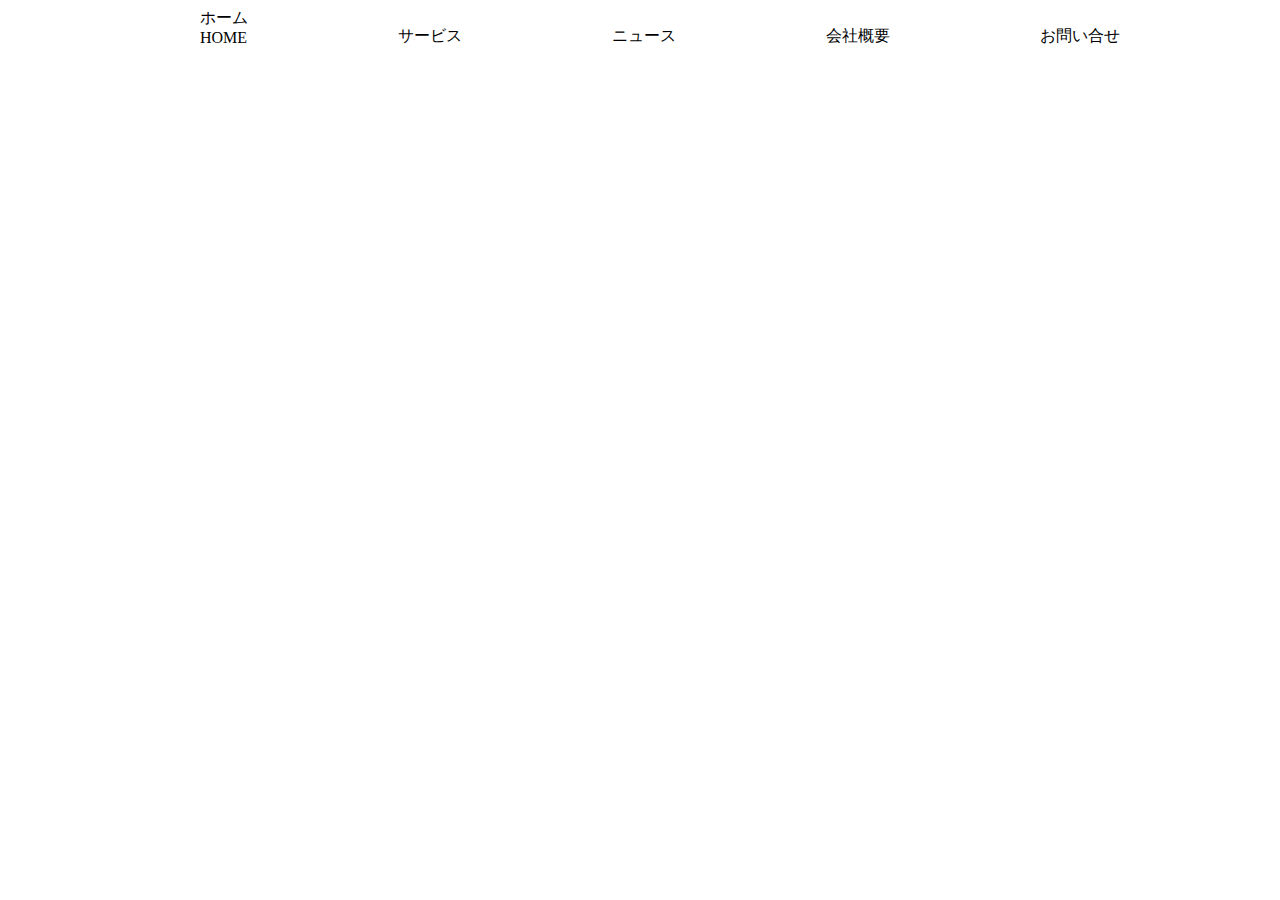
<file: 2023.11.14/index.html>
<!DOCTYPE html>
<html lang="ja">

<head>
    <meta charset="UTF-8">
    <meta name="viewport" content="width=device-width, initial-scale=1.0">
    <title>第２回目</title>
    <meta name="description" content="第２回です。">
    <link rel="stylesheet" href="css/style.css">
</head>

<body>

    <ul>
        <li>ホーム<br>HOME</li>
        <li>サービス</li>
        <li>ニュース</li>
        <li>会社概要</li>
        <li>お問い合せ</li>
    </ul>
    
</body>

</html>
</file>
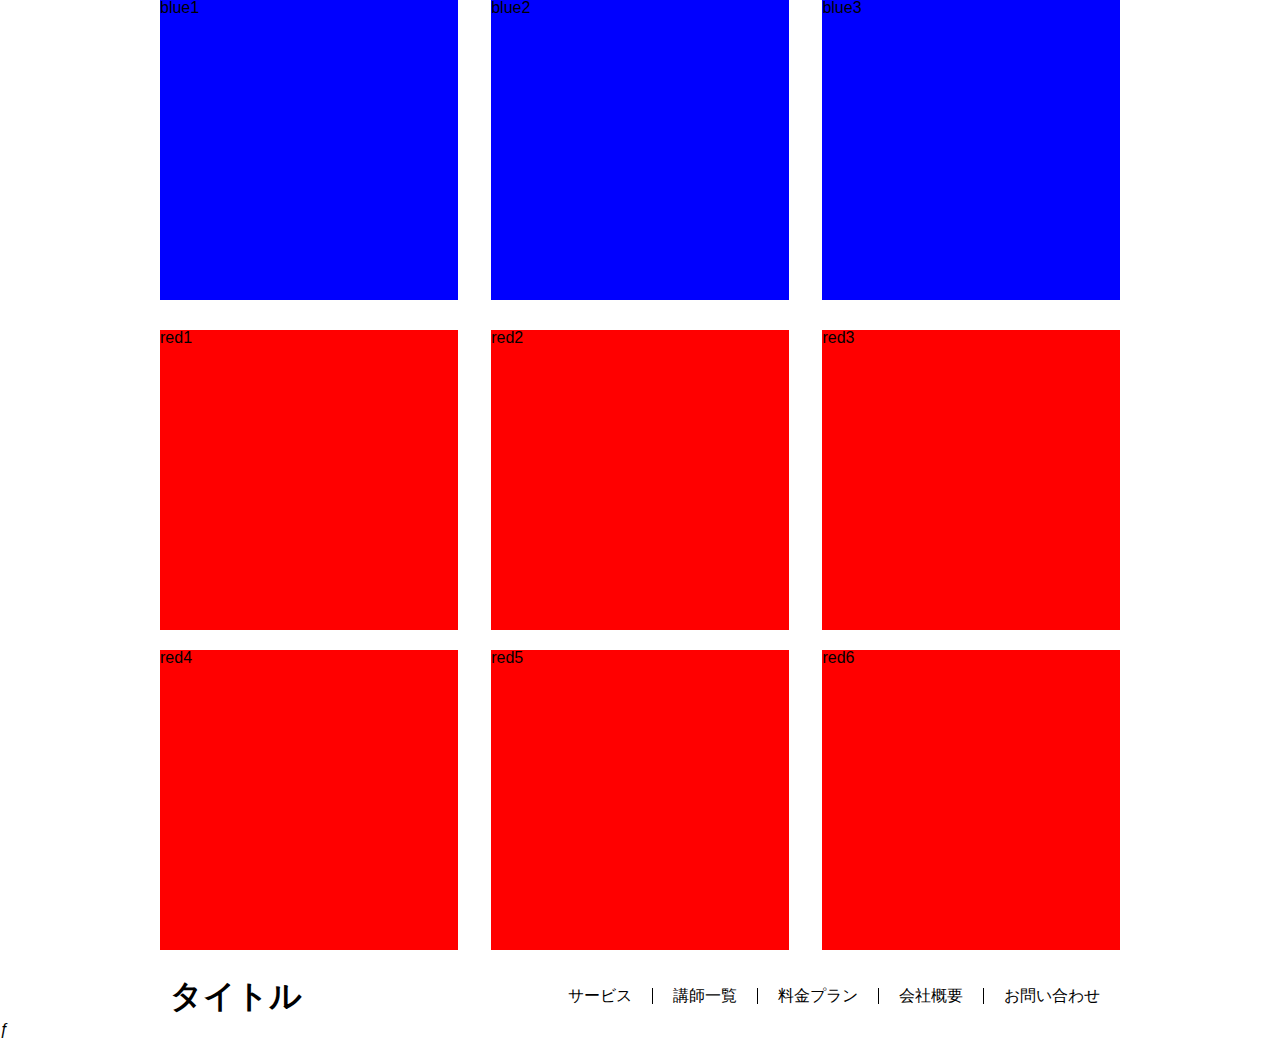
<file: work2_shibuya/index.html>
<!DOCTYPE html>
<html lang="ja">

<head>
    <meta charset="UTF-8">
    <meta name="viewport" content="width=device-width, initial-scale=1.0">
    <title>第2回目課題</title>
    <meta name="description" content="第2回目です">
    <link rel="stylesheet" href="css/style.css">
</head>

<body>
    <div class="blueBox">
    <div>blue1</div>
        <div>blue2</div>
        <div>blue3</div>
    </div>

    <div class="redBox">
        <div>red1</div>
        <div>red2</div>
        <div>red3</div>
        <div>red4</div>
        <div>red5</div>
        <div>red6</div>
    </div>

    <div class="nav">
        <h1 class="title">タイトル</h1>
        <ul>
            <li>サービス</li>
            <li>講師一覧</li>
            <li>料金プラン</li>
            <li>会社概要</li>
            <li>お問い合わせ</li>
        </ul>
    </div>
</body>

</html>ƒ
</file>
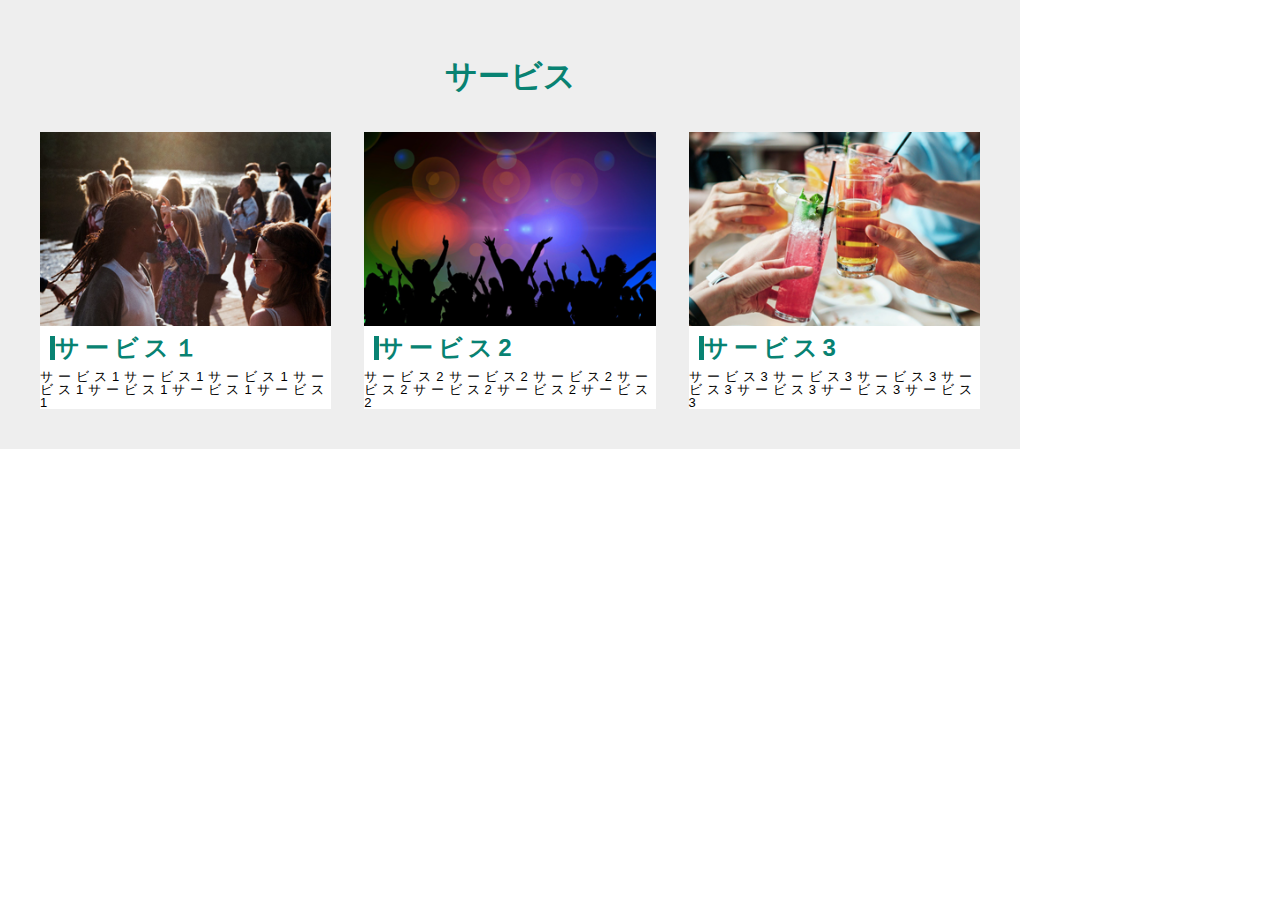
<file: work_3_shibuya/index.html>
<!DOCTYPE html>
<html lang="en">
<head>
    <meta charset="UTF-8">
    <meta name="viewport" content="width=device-width, initial-scale=1.0">
    <meta name="description" content="第３回目の課題です。">
    <title>第３回目</title>
    <link rel="stylesheet" href="css/style.css">

</head>

<body>
    <div class="service">
        <h1>サービス</h1>
        <div class="service_List">
            <div class="sv people">
                <img src="images/main_1.jpg" alt="サービス１">
                <h2>サービス１</h2>
                <p>サービス1サービス1サービス1サービス1サービス1サービス1サービス1</p>
            </div>
            <div class="sv party">
                <img src="images/main_2.png" alt="サービス2">
                <h2>サービス2</h2>
                <p>サービス2サービス2サービス2サービス2サービス2サービス2サービス2</p>
            </div>
            <div class="sv drink">
                <img src="images/main_3.png" alt="サービス3">
                <h2>サービス3</h2>
                <p>サービス3サービス3サービス3サービス3サービス3サービス3サービス3</p>
            </div>
        </div>
    

    </div>
    <script>
        num= 0;
        for(let i=0; i <= 10; i++){
            num=num +i; 
        }
        if(num <= 20){
            console.log("20未満");
        }
        else if(num>20){
            console.log("20以上");
        }
        
    </script>
</body>
</html>
</file>
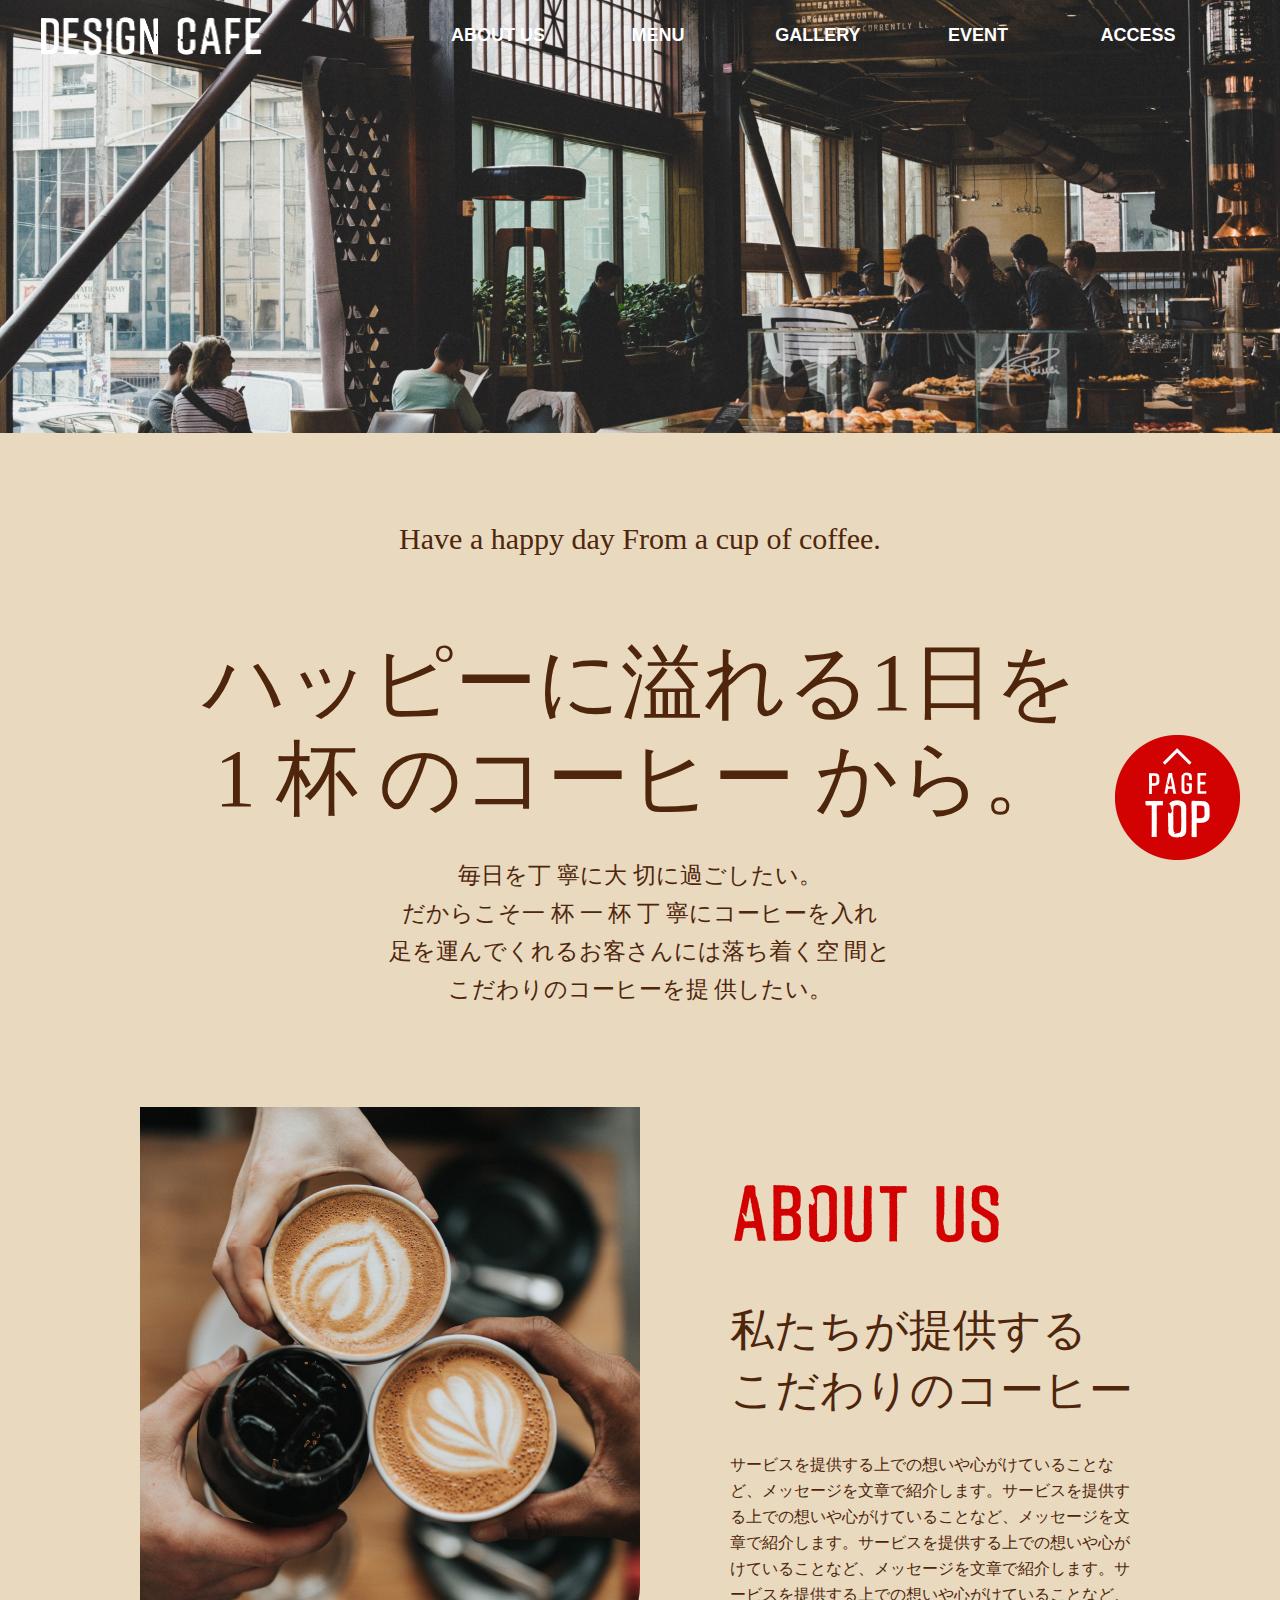
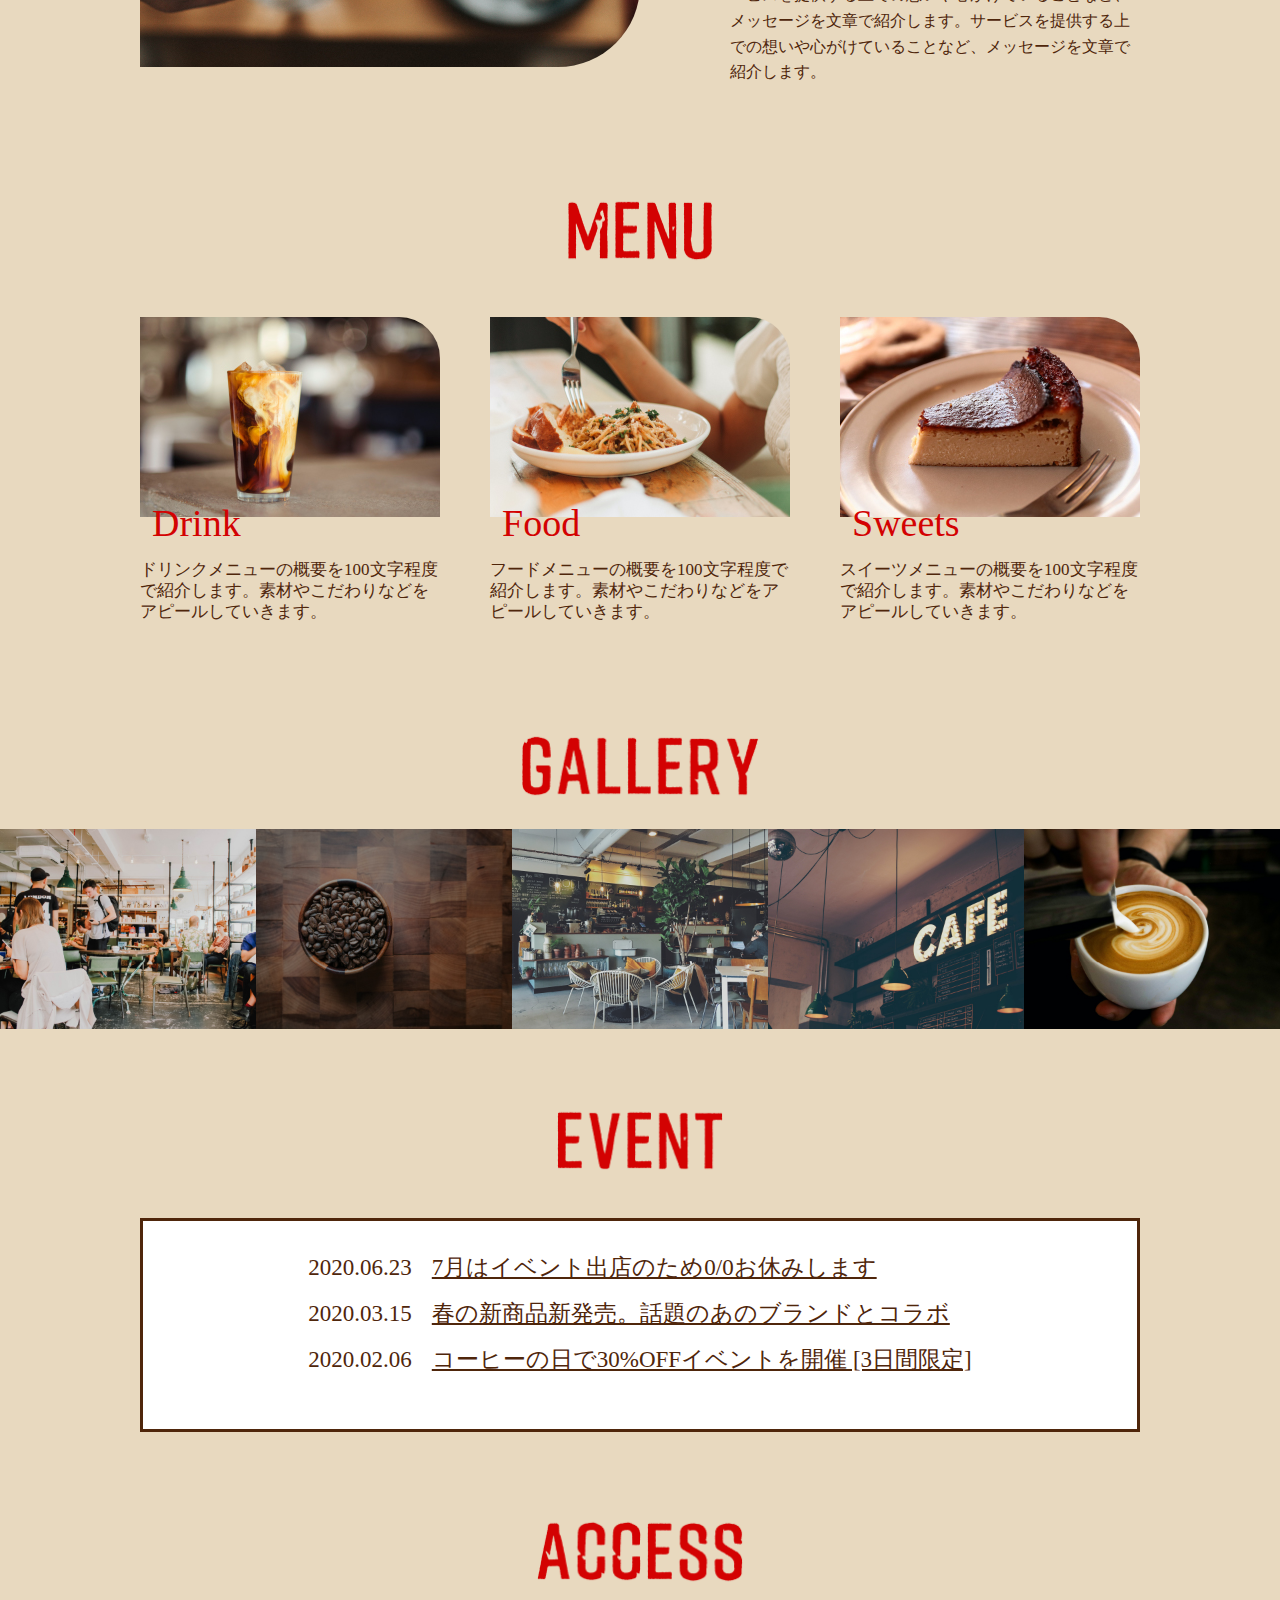
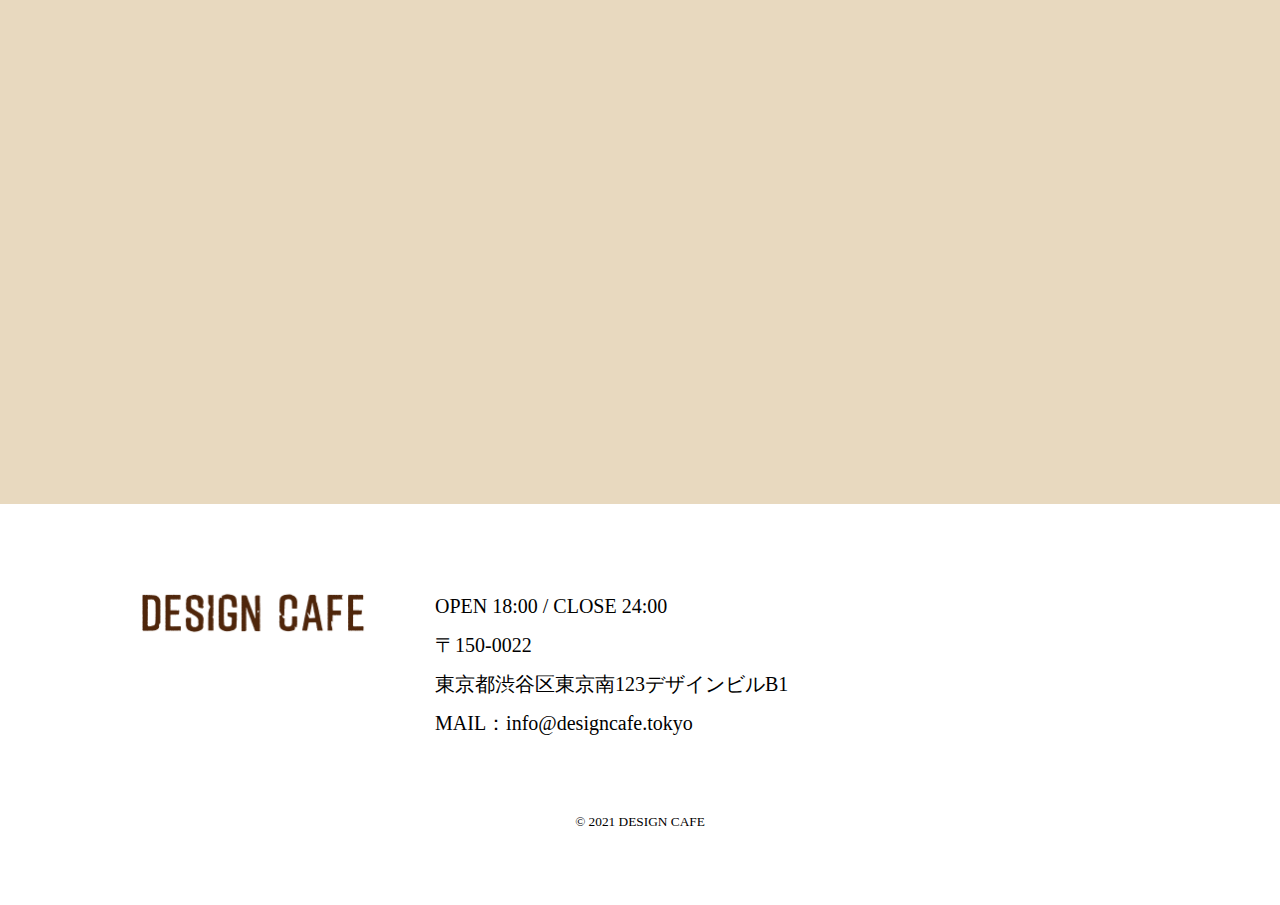
<file: work_4_shibuya/index.html>
<!DOCTYPE html>
<html lang="ja">

<head>
    <meta charset="UTF-8">
    <meta name="viewport" content="width=device-width, initial-scale=1.0">
    <title>デザインカフェ</title>
    <meta name="description" content="デザインカフェのサイトです。">
    <link rel="stylesheet" href="css/style.css">
    <script src="https://ajax.googleapis.com/ajax/libs/jquery/3.7.1/jquery.min.js"></script>
</head>

<body>

    <header>
        <div class="header_slider">
            <picture>
                <source srcset="images/sp_main_vs@2x-100.jpg" media="(max-width: 767px)">
                <img src="images/pc_first-100.jpg" alt="店内の様子">
            </picture>
        </div>
        <div class="header_wrap">
            <h1 class="header_logo"><img src="images/design_cafe_logo_header@2x.png" alt="DESIGN CAFE"></h1>
            <nav class="pc_nav">
                <ul>
                    <li><a href="#about">ABOUT US</a></li>
                    <li><a href="#menu">MENU</a></li>
                    <li><a href="#gallery">GALLERY</a></li>
                    <li><a href="#event">EVENT</a></li>
                    <li><a href="#access">ACCESS</a></li>
                </ul>
            </nav>
            <div class="sp_btn"><span></span></div>
            <nav class="sp_nav">
                <ul>
                    <li><a href="#about">ABOUT US</a></li>
                    <li><a href="#menu">MENU</a></li>
                    <li><a href="#gallery">GALLERY</a></li>
                    <li><a href="#event">EVENT</a></li>
                    <li><a href="#access">ACCESS</a></li>
                </ul>
            </nav>

        </div>
    </header>
    <main>
        <div class="text_content">
            <p class="main_catch">Have a happy day From a cup of coffee.</p>
            <h2 class="emphasis">ハッピーに溢れる1日を<br>1 杯 のコーヒー から。</h2>
            <p class="note">毎日を丁 寧に大 切に過ごしたい。<br class="sp_only"> だからこそ一 杯 一 杯 丁 寧にコーヒーを入れ <br>足を運んでくれるお客さんには落ち着く空 間と<br
                    class="sp_only"> こだわりのコーヒーを提 供したい。</p>
        </div>
    </main>

    <section id="about">
        <div class="about_wrap">
            <div class="about_left">
                <img src="images/pc_about-100.jpg" alt="コーヒーで乾杯">
            </div>
            <div class="about_wrapper">
                <h2 class="title about_title">
                    <img src="images/about_us@2x.png" alt="about">
                </h2>
                <div class="sp_about">
                    <img src="images/about_us@2x-100.jpg" alt="コーヒーで乾杯SP版">
                </div>
                <h3 class="about_text">私たちが提供する<br>こだわりのコーヒー</h3>
                <p class="about_p">
                    サービスを提供する上での想いや心がけていることなど、メッセージを文章で紹介します。サービスを提供する上での想いや心がけていることなど、メッセージを文章で紹介します。サービスを提供する上での想いや心がけていることなど、メッセージを文章で紹介します。サービスを提供する上での想いや心がけていることなど、メッセージを文章で紹介します。サービスを提供する上での想いや心がけていることなど、メッセージを文章で紹介します。
                </p>
            </div>
        </div>
    </section>

    <section id="menu">
        <div class="menu_wrap">
            <h2 class="title">
                <img src="images/menu@2x.png" alt="MENU">
            </h2>
            <div class="menu_wrapper">
                <div class="menu_list">
                    <img src="images/pc_menu_drink-100.jpg" alt="ドリンクメニュー">
                    <p class="menu_item">Drink</p>
                    <p class="text">ドリンクメニューの概要を100文字程度で紹介します。素材やこだわりなどをアピールしていきます。</p>
                </div>
                <div class="menu_list">
                    <img src="images/pc_menu_food-100.jpg" alt="フードメニュー">
                    <p class="menu_item">Food</p>
                    <p class="text">フードメニューの概要を100文字程度で紹介します。素材やこだわりなどをアピールしていきます。</p>
                </div>
                <div class="menu_list">
                    <img src="images/pc_menu_sweets-100.jpg" alt="スイーツメニュー">
                    <p class="menu_item">Sweets</p>
                    <p class="text">スイーツメニューの概要を100文字程度で紹介します。素材やこだわりなどをアピールしていきます。</p>
                </div>
            </div>

        </div>
    </section>
    <section id="gallery">
        <div class="gallery_wrap">
            <h2 class="title">
                <img src="images/gallery@2x.png" alt="GALLERY">
            </h2>
            <div class="gallery_photo">
                <div class="gallery_img"><img src="images/pc_gallary_05-100.jpg" alt="店内の様子"></div>
                <div class="gallery_img"><img src="images/pc_gallary_04-100.jpg" alt="コーヒー豆"></div>
                <div class="gallery_img"><img src="images/pc_gallary_03-100.jpg" alt="カウンターの様子"></div>
                <div class="gallery_img"><img src="images/pc_gallary_02-100.jpg" alt="ランプ"></div>
                <div class="gallery_img"><img src="images/pc_gallary_01-100.jpg" alt="ラテアート"></div>
            </div>
            <div class="sp_gallery">
                <div class="sp_img"><img src="images/mobile_gallery-100.jpg" alt="店内の様子"></div>
            </div>
        </div>
    </section>

    <section id="event">
        <div class="event-wrap">
            <h2 class="title">
                <img src="images/event@2x.png" alt="イベント">
            </h2>
            <div class="event_list">
                <ul>
                    <li class="content_news">
                        <span class="date">2020.06.23</span>
                        <a href="#">
                            7月はイベント出店のため0/0お休みします
                        </a>
                    </li>
                    <li class="content_news">
                        <span class="date">2020.03.15</span>
                        <a href="#">
                            春の新商品新発売。話題のあのブランドとコラボ
                        </a>
                    </li>
                    <li class="content_news">
                        <span class="date">2020.02.06</span>
                        <a href="#">
                            コーヒーの日で30%OFFイベントを開催 &lbrack;3日間限定&rbrack;
                        </a>
                    </li>
                </ul>
            </div>
        </div>
    </section>

    <section id="access">
        <div class="access_wrap">
            <h2 class="title">
                <img src="images/access@2x.png" alt="アクセス">
            </h2>
            <iframe
                src="https://www.google.com/maps/embed?pb=!1m18!1m12!1m3!1d26068.656991807533!2d139.07518115!3d35.241771050000004!2m3!1f0!2f0!3f0!3m2!1i1024!2i768!4f13.1!3m3!1m2!1s0x6019a3750949ef0f%3A0xf9772c36b4758dcd!2z56We5aWI5bed55yMIOeuseaguea4qeaziQ!5e0!3m2!1sja!2sjp!4v1701869778766!5m2!1sja!2sjp"
                style="border:0;" allowfullscreen="" loading="lazy"
                referrerpolicy="no-referrer-when-downgrade"></iframe>
        </div>
    </section>

    <footer class="footer">
        <div class="footer_wrap">
            <div class="address_warp">
                <div>
                    <div class="footer_img">
                        <img src="images/design_cafe_logo_footer@2x.png" alt="logo">
                    </div>
                </div>
                <div class="address_item">
                    <ul>
                        <li>OPEN 18:00 / CLOSE 24:00</li>
                        <li>〒150-0022</li>
                        <li>東京都渋谷区東京南123デザインビルB1</li>
                        <li>MAIL：info@designcafe.tokyo</li>
                    </ul>
                </div>
            </div>
            <div class="copy">
                <small>&copy; 2021 DESIGN CAFE</small>
            </div>
        </div>
    </footer>
    <div id="page_top"><a href="#">
            <img src="images/to_top@2x.png" alt="上に戻る"></a>
    </div>

    <script>
        $(function () {
            $('.sp_btn, .sp_nav li').on('click', function () {
                //ここの中に記述
                $('.sp_nav').fadeToggle();
                $('.sp_btn').toggleClass('open');
            });
        });
    </script>
</body>

</html>
</file>
<file: 2023.11.14/css/style.css>
@charset "utf-8";

ul {
    display: flex;
    justify-content: space-between;
    align-items: flex-end;
    list-style: none;
    max-width: 960px;
    margin: 0 auto;
}

ul li {
    padding: 0 20px;
}
</file>
<file: work2_shibuya/css/style.css>
@charset "utf-8";

/* cssリセット */

/*利用するタグによってこちらの内容は増やす*/

html,
body,
h1,
h2,
h3,
dl,
dt,
dd,
ul,
li {
    margin: 0;
    padding: 0;
    line-height: 1;
    color: #000;
    font-family: "游ゴシック体", YuGothic, "游ゴシック", "Yu Gothic", "メイリオ",
        "Hiragino Kaku Gothic ProN", "Hiragino Sans", sans-serif;
}

a {
    text-decoration: none;
    color: inherit;
}

ul {
    list-style: none;
}

img {
    max-width: 100%;
    vertical-align: bottom;
    border: none;
}

/* ここから課題 */

/* work1_1 */
.blueBox {
    display: flex;
    justify-content: space-between;
    align-items: center;
    max-width: 960px;
    margin: 0 auto;
}

.blueBox div {
    display: flex;
    width: 31%;
    height: 300px;
    margin-bottom: 30px;
    background-color: blue;
}

/* work1_2 */
.redBox {
    display: flex;
    justify-content: space-between;
    flex-wrap: wrap;
    max-width: 960px;
    margin: 0 auto;
}

.redBox div {
    display: flex;
    width: 31%;
    height: 300px;
    margin-bottom: 20px;
    background-color: red;
}

/* work1_3 */
.nav {
    display: flex;
    align-items: center;
    max-width: 960px;
    margin: 0 auto;
}

.title {
    padding: 10px;
}

.nav ul {
    display: flex;
    align-items: center;
    margin-left: auto;
}

.nav ul li {
    color: black;
    border-right: 1px solid black;
    padding: 0 20px;
}

.nav ul li:last-child {
    border-right: 0;
}

/* 画面サイズが767px以下になったらここに書いているcssが適用される */

@media screen and (max-width: 767px) {
    .nav {
        display: block;
    }

    .nav ul {
        display: block;
        margin: 10px;
    }

    .nav ul li {
        padding: 20px;
        border-bottom: 1px solid black;
        border-right: none;
    }
}
</file>
<file: work_3_shibuya/css/style.css>
@charset "utf-8";

/* cssリセット */

/*利用するタグによってこちらの内容は増やす*/

html,
body,
h1,
h2,
h3,
p,
dl,
dt,
dd,
ul,
li {
  margin: 0;
  padding: 0;
  line-height: 1;
  color: #000;
  font-family: "游ゴシック体", YuGothic, "游ゴシック", "Yu Gothic", "メイリオ",
    "Hiragino Kaku Gothic ProN", "Hiragino Sans", sans-serif;
}

a {
  text-decoration: none;
  color: inherit;
}

ul {
  list-style: none;
}

img {
  max-width: 100%;
  vertical-align: bottom;
  border: none;
}

/* ここから課題 */

.service {
    max-width: 960px;
    padding: 30px;
    background-color: #eeeeee;
}
.service h1 {
  text-align: center;
  margin: 30px;
  color:#088272;
}

.service_List{
  display: flex;
  align-items: center;
  justify-content: space-between;
  margin: 0 auto;
  padding: 10px;
}

.sv{
  width: 31%;
  background-color: #fff;
  letter-spacing: 5px
}

.sv h2{
  margin: 10px;
  border-left: 5px solid #088272;
  color: #088272;
}

.sv p{
  font-size: 13px;
}

@media screen and (max-width: 399px){

  .service_List{
    display: block;
  }

  .sv{
    width: 100%;
    margin: 20px auto;
  }
}
</file>
<file: work_4_shibuya/css/style.css>
@charset "utf-8";

/* cssリセット */

/*利用するタグによってこちらの内容は増やす*/

html,
body,
h1,
h2,
h3,
p,
dl,
dt,
dd,
ul,
li {
    margin: 0;
    padding: 0;
    line-height: 1;
    /*デフォルトの文字色、font-familyを予め当てておく*/
    color: #4f260b;
    font-family: "游明朝", YuMincho, "Hiragino Mincho ProN W3",
        "ヒラギノ明朝 ProN W3", "Hiragino Mincho ProN", "HG明朝E", "ＭＳ Ｐ明朝",
        "ＭＳ 明朝", serif;
}

a {
    /*下線を消す*/
    text-decoration: none;
    /*色を消す*/
    color: inherit;
    transition: 0.3s;
}

a:hover {
    opacity: 0.5;
}

ul {
    /*左の「・」を消す*/
    list-style: none;
}

img {
    max-width: 100%;
    vertical-align: bottom;
    border: none;
}

body {
    background-color: #e8d9bf;
}

.header_slider {
    max-width: 100%;
}

.header_slider img {
    width: 100%;
}

.header_wrap {
    position: absolute;
    top: 0;
    left: 0;
    width: 100%;
    box-sizing: border-box;
    display: flex;
    justify-content: space-between;
    align-items: center;
    padding: 10px 7% 0 3%;
    font-weight: normal;
}

.header_logo {
    width: 226px;
}

.pc_nav ul {
    display: flex;
}

.pc_nav ul li {
    width: 105px;
    margin-left: 55px;
    color: #fff;
    text-align: center;
    font-weight: bold;
    font-size: 18px;
    font-family: "游ゴシック体", YuGothic, "游ゴシック", "Yu Gothic", "メイリオ",
        "Hiragino Kaku Gothic ProN", "Hiragino Sans", sans-serif;
}

.sp_btn,
.sp_nav {
    display: none;
}

@media screen and (max-width: 1100px) {
    .pc_nav {
        display: none;
    }
    /* ハンバーガーメニュー */
    .sp_btn {
        position: absolute;
        top: 20px;
        right: 25px;
        display: block;
        height: 23px;
        cursor: pointer;
        z-index: 2;
    }

    .sp_btn span {
        position: relative;
        top: 10px;
        display: block;
        width: 33px;
        height: 3px;
        border-radius: 2px;
        background-color: #fff;
        transition: 0.3s;
    }

    .sp_btn span::before,
    .sp_btn span::after {
        position: absolute;
        content: "";
        display: block;
        width: 33px;
        height: 3px;
        border-radius: 2px;
        background-color: #fff;
        transition: 0.3s;
    }
    .sp_btn span::before {
        bottom: 10px;
    }

    .sp_btn span::after {
        top: 10px;
    }

    /* ハンバーガーを閉じる */

    .sp_btn.open span {
        background: transparent;
    }

    .sp_btn.open span::before {
        bottom: 0px;
        transform: rotate(45deg);
    }

    .sp_btn.open span::after {
        top: 0px;
        transform: rotate(135deg);
    }

    /* ハンバーガーメニュー */
    .sp_nav {
        position: absolute;
        top: 0;
        left: 0;
        width: 100%;
        height: 100vh;
        background: rgba(0, 0, 0, 0.8);
        z-index: 1;
    }

    .sp_nav ul {
        display: flex;
        flex-direction: column;
        justify-content: center;
        align-items: center;
        height: 100%;
    }
    .sp_nav ul li {
        padding: 20px;
        color: #fff;
        font-size: 18px;
        font-family: "游ゴシック体", YuGothic, "游ゴシック", "Yu Gothic",
            "メイリオ", "Hiragino Kaku Gothic ProN", "Hiragino Sans", sans-serif;
    }
}

main {
    max-width: 1000px;
    margin: 0 auto;
}

section h2 {
    height: 78px;
    text-align: center;
}

section h2 img {
    height: 100%;
    text-align: center;
}

.text_content {
    text-align: center;
}

.main_catch {
    margin: 48px auto 0;
    font-size: 30px;
    line-height: 3.86;
    font-feature-settings: "palt";
}

.text_content h2 {
    /* width: 87%; */
    margin: 38px auto 0px;
    font-size: 82px;
    font-weight: normal;
    line-height: 1.17;
    font-feature-settings: "palt";
}

.note {
    margin: 30px auto 0px;
    font-size: 23px;
    line-height: 1.65;
    font-feature-settings: "palt";
}

.title img {
    font-size: 81px;
}

.about_wrap {
    display: flex;
    justify-content: space-between;
    max-width: 1000px;
    margin: 98px auto 0;
    margin-top: 98px;
}

.about_wrapper {
    width: 41%;
    margin-top: 66px;
}

.about_left {
    width: 50%;
    margin-right: 40px;
}

.about_left img {
    border-bottom-right-radius: 82px;
}

.about_title {
    text-align: left;
}

.about_text {
    margin-top: 50px;
    font-size: 44px;
    line-height: 1.38;
    font-feature-settings: "palt";
    font-weight: normal;
}

.about_p {
    margin-top: 30px;
    font-size: 16px;
    line-height: 1.62;
    font-feature-settings: "palt";
}

.menu_wrap {
    max-width: 1000px;
    margin: 105px auto 0;
}

.menu_wrap img {
    text-align: center;
}

.menu_wrapper {
    display: flex;
    justify-content: space-between;
    margin: 49px auto 0;
}

.menu_wrapper img {
    border-top-right-radius: 41px;
}

.menu_item {
    margin-top: -4px;
    padding-left: 12px;
    padding-bottom: 25px;
    color: #d30202;
    font-size: 38px;
    line-height: 0.57;
}
.menu_list {
    width: 30%;
}

.text {
    font-size: 17px;
    line-height: 1.23;
}
.gallery_wrap {
    max-width: 100%;
    margin-top: 103px;
}
.gallery_photo {
    display: flex;
    margin-top: 25px;
}

.gallery_img {
    width: 100%;
}

.gallery_img img {
    width: 100%;
}

.event-wrap {
    max-width: 1000px;
    justify-content: center;
    margin: 71px auto 0;
}

.event_list {
    display: flex;
    text-align: center;
    justify-content: center;
    align-items: center;
    padding: 35px;
    font-size: 23px;
    border: 3px solid #4f260b;
    background-color: white;
}

.content_news {
    display: flex;
    flex-wrap: wrap;
    flex-wrap: nowrap;
    text-align: center;
    margin: 0 auto;
    font-size: 23px;
}

.content_news a {
    text-decoration: underline;
}

.event_list {
    margin-top: 40px;
}

.event_list ul {
    width: fit-content;
    margin: 0 auto;
}
.event_list ul li {
    margin-bottom: 23px;
}

.content_news .date {
    margin: 0;
    padding: 0 20px 0 0;
}

.content_news .event_content {
    margin: 0;
    width: 100%;
}

.access_wrap {
    margin-top: 79px;
}

iframe {
    display: block;
    width: 100%;
    height: 470px;
    margin-top: 45px;
}

.footer_wrap {
    max-width: 1000px;
    margin: 0 auto;
    padding-top: 83px;
}

.address_warp {
    display: flex;
    align-items: flex-start;
    margin: 0 auto;
}

.footer {
    background-color: #fff;
}

.footer_img {
    width: 226px;
    color: #4f260b;
}

.address_item {
    margin-left: 69px;
}

.address_item li {
    color: black;
    font-size: 20px;
    line-height: 1.95;
}

.copy {
    display: flex;
    justify-content: center;
    margin: 0 auto;
    margin-top: 72px;
    padding-bottom: 77px;
    color: black;
    font-size: 16px;
}

#page_top {
    height: 125px;
    width: 125px;
    position: fixed;
    right: 40px;
    bottom: 40px;
}

@media screen and (max-width: 1100px) {
    .text_content h2 {
        font-size: 78px;
    }

    .note {
        font-size: 21px;
    }

    .about_text {
        font-size: 38px;
    }
}

.sp_fast {
    display: none;
}

.sp_br {
    display: none;
}

.sp_about img {
    display: none;
}

.sp_gallery {
    display: none;
}

@media screen and (max-width: 767px) {
    section h2 {
        height: 47px;
        text-align: center;
    }

    .main_catch {
        margin: 0 auto;
        text-align: center;
        margin-top: 42px;
        font-size: 17px;
        font-feature-settings: "palt";
    }

    .text_content {
        width: 100%;
    }

    .text_content h2 {
        width: 100%;
        text-align: center;
        margin-top: 27px;
        font-size: 38px;
        line-height: 1.15;
        font-feature-settings: "palt";
    }

    .note {
        margin-top: 26px;
        font-size: 16px;
        line-height: 1.87;
        font-feature-settings: "palt";
    }

    .sp_only {
        display: block;
    }

    .title img {
        font-size: 47px;
    }

    .about_wrap {
        display: block;
        text-align: center;
        margin: 0 auto;
        width: 100%;
    }

    .about_left img {
        display: none;
    }
    .sp_about img {
        display: block;
    }
    .about_text {
        margin-top: 36px;
        font-size: 36px;
        line-height: 1.25;
        font-feature-settings: "palt";
    }

    .about_wrapper {
        width: 100%;
        margin-top: 66px;
    }

    .about_title {
        text-align: center;
        margin: 0 auto;
    }

    .sp_about {
        margin-top: 16px;
    }

    .about_p {
        text-align: left;
        margin: 35px 28px 0 28px;
    }

    .menu_wrap {
        margin-top: 56px;
    }

    .menu_wrapper {
        display: block;
    }

    .menu_list {
        width: 100%;
        margin: 24px auto 33px;
    }

    .gallery_img {
        display: none;
    }

    .gallery_photo {
        width: 100%;
    }

    .sp_gallery {
        display: block;
        margin: 0 auto;
    }

    .content_news {
        flex-direction: column;
        text-align: left;
    }

    .event_list ul {
        white-space: nowrap;
        overflow: hidden;
        text-overflow: ellipsis;
    }

    .address_warp {
        display: block;
        justify-content: center;
        margin: 0 auto;
    }
}
</file>
